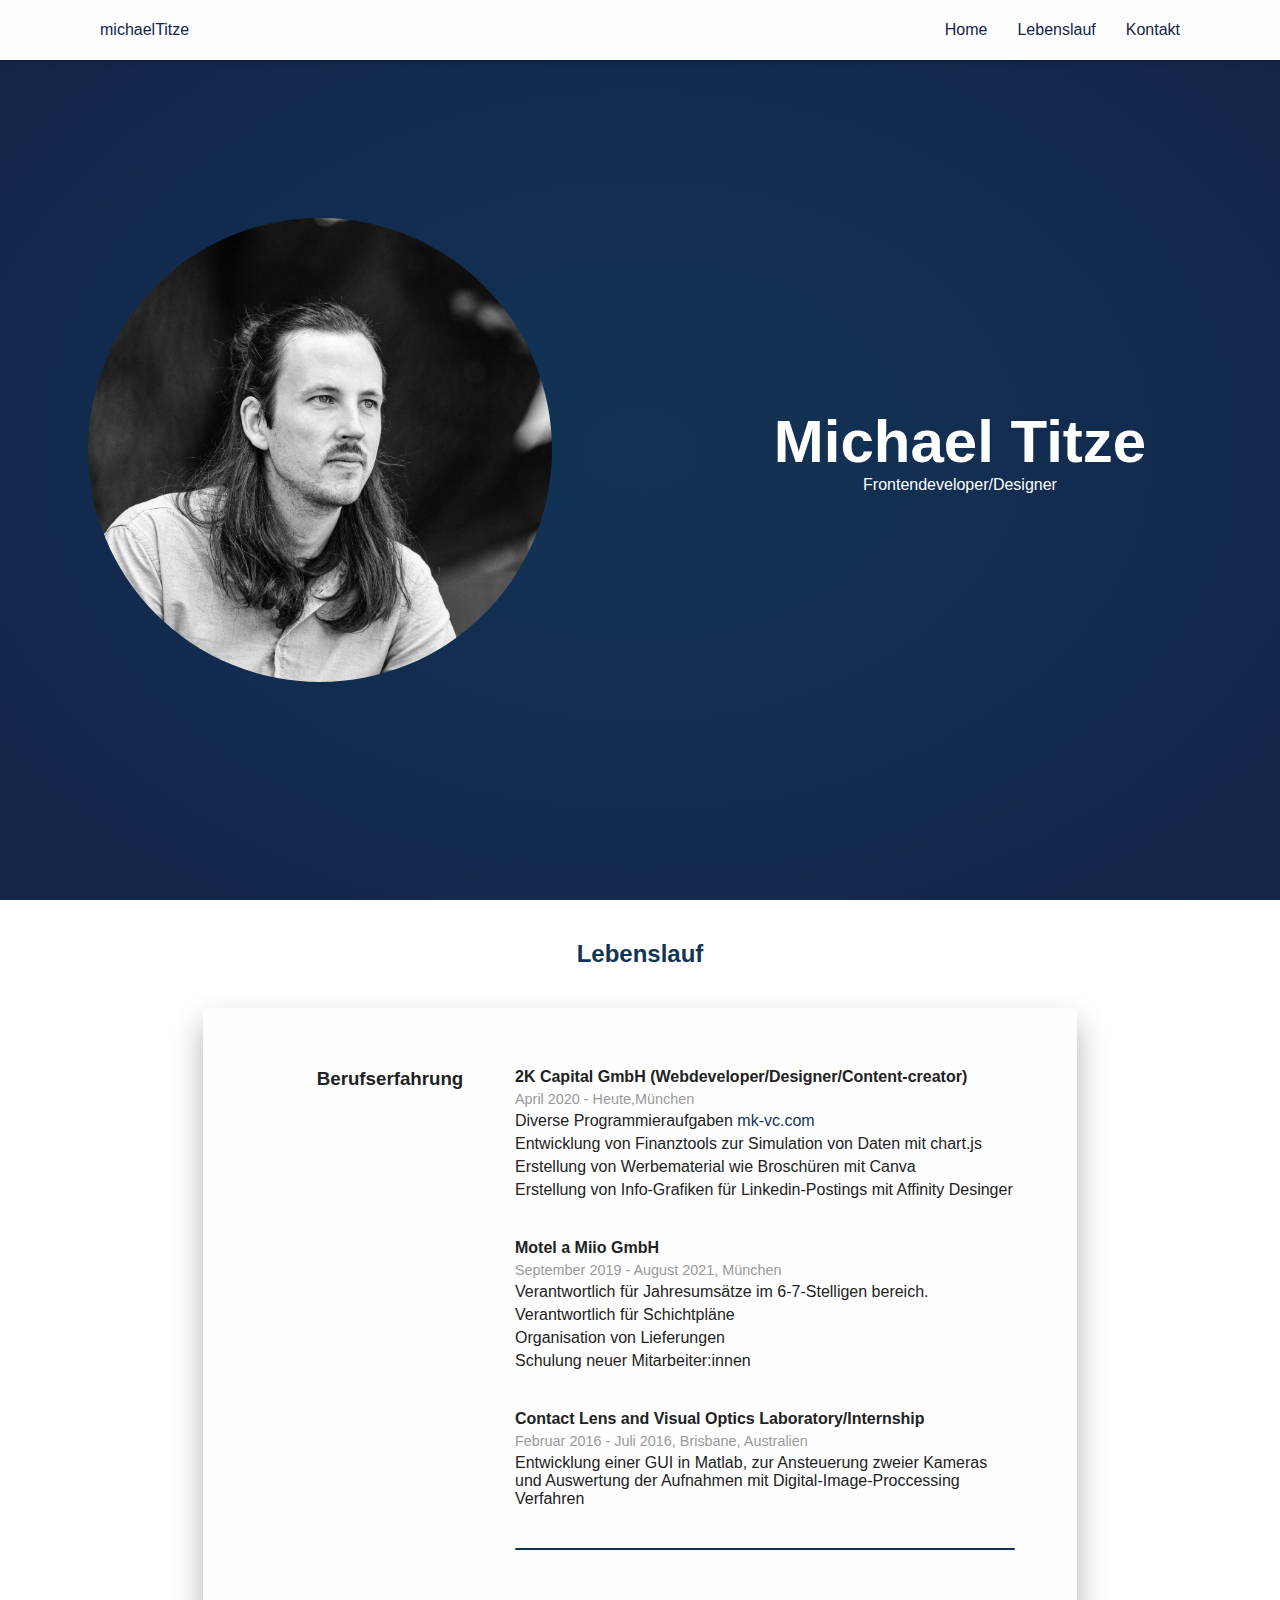
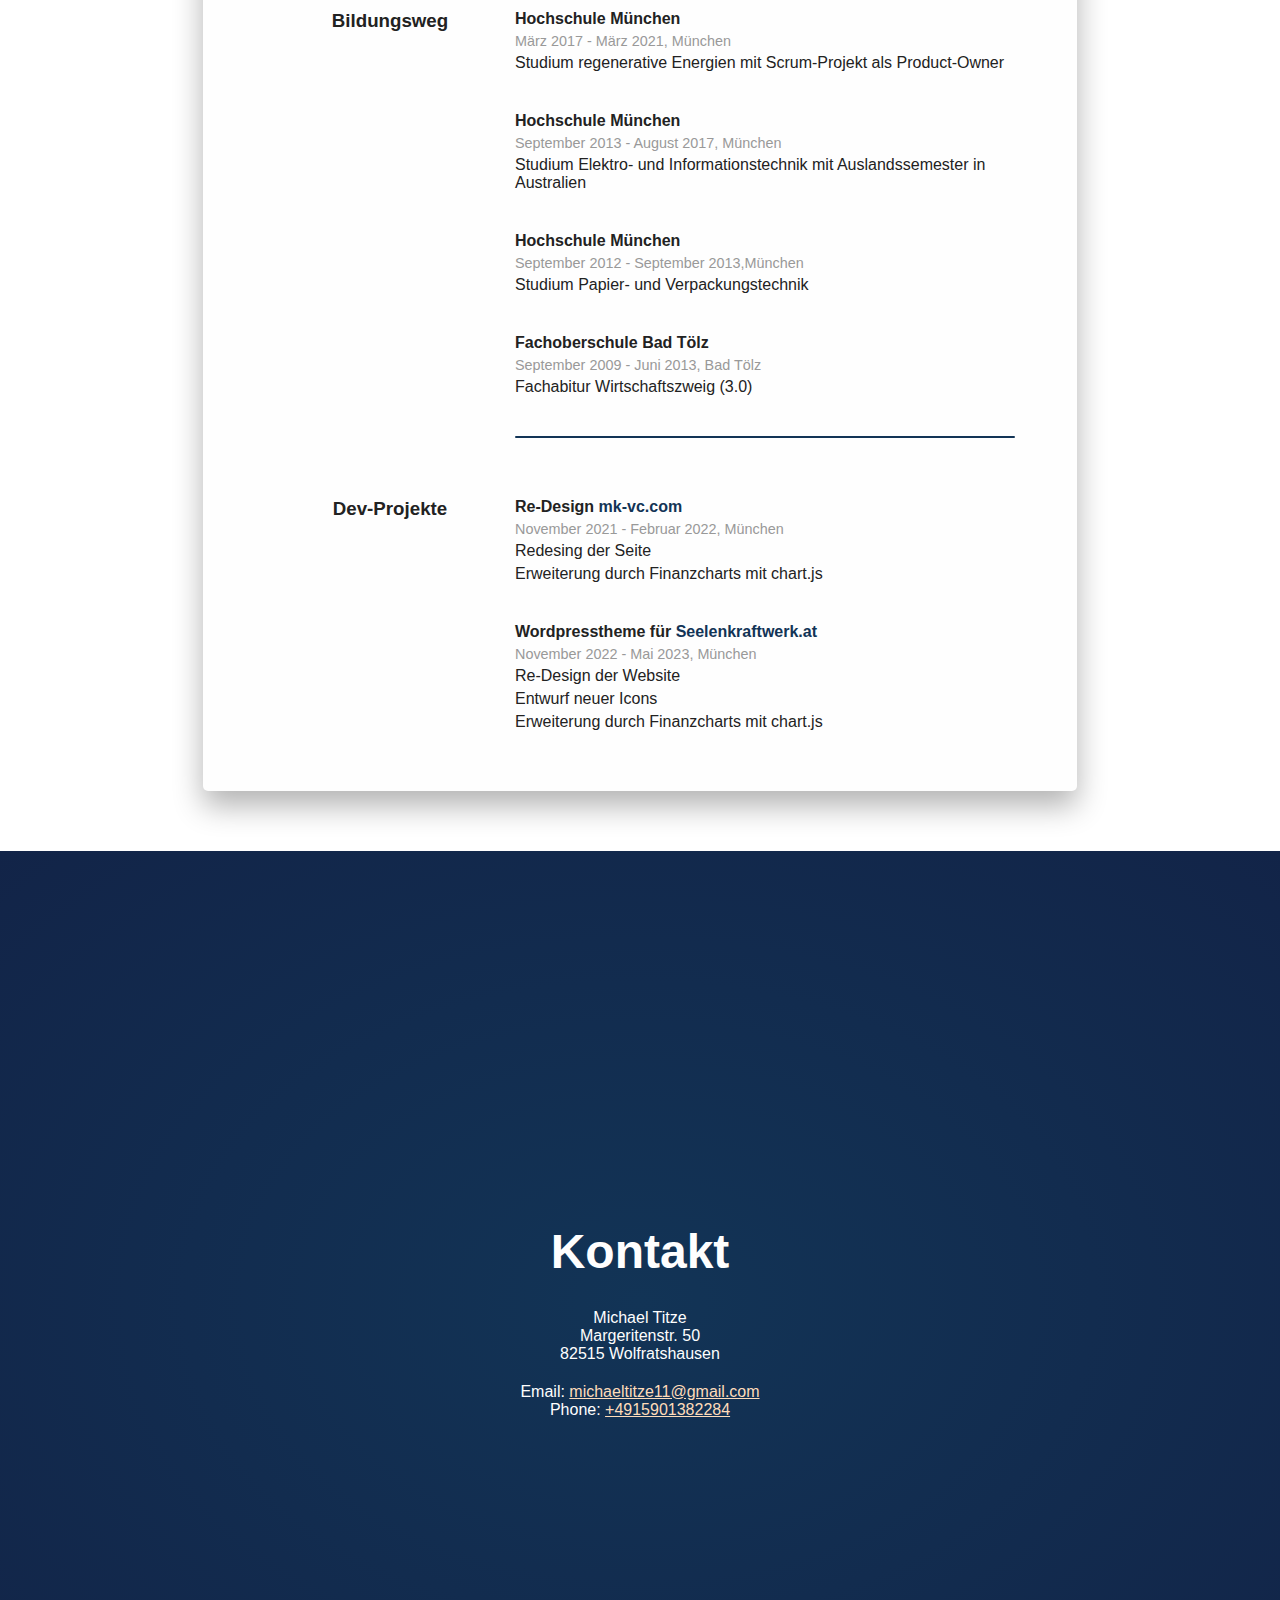
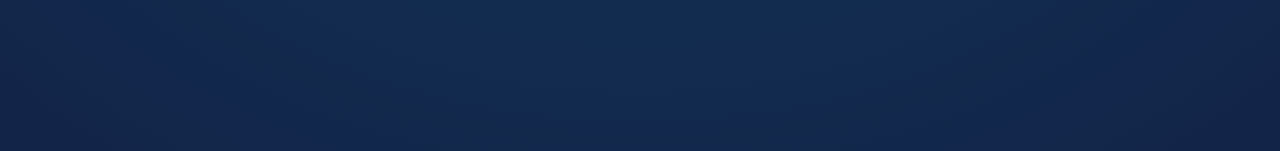
<file: index.html>
<!DOCTYPE html>
<html lang="de">
<head>
    <meta charset="UTF-8">
    <meta http-equiv="X-UA-Compatible" content="IE=edge">
    <meta name="viewport" content="width=device-width, initial-scale=1.0">
    <title>Michaels Github Page</title>
    <link rel="stylesheet" href="style.css">

</head>
<body>
    <script src="renderMenu.js"></script>

    
    <section class="welcome__section">
        <div class="welcome__wrapper" id="Home">
        <div class="image__container">
            <img class="foto__michael" src="/img/michi-compressed.jpg" alt="Foto of Michael Titze"/>
        </div>
        <div class="headline__section">
            <h1>Michael Titze</h1>
            <p>Frontendeveloper/Designer</p>
        </div>
        </div>
       </section>
    <section class="lebenslauf__section" id="Lebenslauf">
        <h2 class="lebenslauf__headline">Lebenslauf</h2>
        <div class="lebenslauf__sheet">
            <div class="category__wrapper">
                <div class="category__title-container">
                    <h3 class="category__title">Berufserfahrung</h3>
                </div>
                <div class="info__container">
                    <div class="info__section">
                        <h4 class="info__title">2K Capital GmbH (Webdeveloper/Designer/Content-creator)</h4>
                        <p class="info__date">April 2020 - Heute,München</p>
                        <p class="info__description">Diverse Programmieraufgaben <a href="https://mk-vc.com">mk-vc.com</a></p>
                        <p class="info__description">Entwicklung von Finanztools zur Simulation von Daten mit chart.js</p>
                        <p class="info__description">Erstellung von Werbematerial wie Broschüren mit Canva</p>
                        <p class="info__description">Erstellung von Info-Grafiken für Linkedin-Postings mit Affinity Desinger</p>
                    </div>
                    <div class="info__section">
                        <h4 class="info__title">Motel a Miio GmbH</h4>
                        <p class="info__date">September 2019 - August 2021, München</p>
                        <p class="info__description">Verantwortlich für Jahresumsätze im 6-7-Stelligen bereich.</p>
                        <p class="info__description">Verantwortlich für Schichtpläne</p>
                        <p class="info__description">Organisation von Lieferungen</p>
                        <p class="info__description">Schulung neuer Mitarbeiter:innen</p>
                    </div>
                    <div class="info__section">
                        <h4 class="info__title">Contact Lens and Visual Optics Laboratory/Internship</h4>
                        <p class="info__date">Februar 2016 - Juli 2016, Brisbane, Australien</p>
                        <p class="info__description">Entwicklung einer GUI in Matlab, zur Ansteuerung zweier Kameras und Auswertung der Aufnahmen mit Digital-Image-Proccessing Verfahren</p>
                    </div>
                    <div class="divider"></div>
                </div>
            </div>

            <div class="category__wrapper">
                <div class="category__title-container">
                    <h3 class="category__title">Bildungsweg</h3>
                </div>
                <div class="info__container">
                    <div class="info__section">
                        <h4 class="info__title">Hochschule München</h4>
                        <p class="info__date">März 2017 - März 2021, München</p>
                        <p class="info__description">Studium regenerative Energien mit Scrum-Projekt als Product-Owner</p>
                    </div>
                    <div class="info__section">
                        <h4 class="info__title">Hochschule München</h4>
                        <p class="info__date">September 2013 - August 2017, München</p>
                        <p class="info__description">Studium Elektro- und Informationstechnik mit Auslandssemester in Australien</p>
                    </div>
                    <div class="info__section">
                        <h4 class="info__title">Hochschule München</h4>
                        <p class="info__date">September 2012 - September 2013,München</p>
                        <p class="info__description">Studium Papier- und Verpackungstechnik</p>

                    </div>
                    <div class="info__section">
                        <h4 class="info__title">Fachoberschule Bad Tölz</h4>
                        <p class="info__date">September 2009 - Juni 2013, Bad Tölz</p>
                        <p class="info__description">Fachabitur Wirtschaftszweig (3.0)</p>

                    </div>
                    <div class="divider"></div>
                </div>
            </div>
            <div class="category__wrapper">
                <div class="category__title-container">
                    <h3 class="category__title">Dev-Projekte
                    </h3>
                </div>
                <div class="info__container">
                    <div class="info__section">
                        <h4 class="info__title">Re-Design <a href="https://mk-vc.com" target="_blank">mk-vc.com</a></h4>
                        <p class="info__date">November 2021 - Februar 2022, München</p>
                        <p class="info__description">Redesing der Seite</p>
                        <p class="info__description">Erweiterung durch Finanzcharts mit chart.js</p>
                    </div>
                    <div class="info__section">
                        <h4 class="info__title">Wordpresstheme für <a href="https://seelenkraftwerk.at" target="_blank">Seelenkraftwerk.at</a></h4>
                        <p class="info__date">November 2022 - Mai 2023, München</p>
                        <p class="info__description">Re-Design der Website</p>
                        <p class="info__description">Entwurf neuer Icons</p>
                        <p class="info__description">Erweiterung durch Finanzcharts mit chart.js</p>
                    </div>

                </div>
            </div>
 

        </div>
    </section>
    <section class="kontakt__section" id="Kontakt">
        <div class="kontakt__box">
        <h2 class="kontakt__title">Kontakt</h2>
        <div class="adress__box">
        <p>Michael Titze</p>
        <p>Margeritenstr. 50</p>
        <p>82515 Wolfratshausen</p>
        </div>
        <p><span>Email: </span> <a class="email__link" href="mailto:michaeltitze11@gmail.com">michaeltitze11@gmail.com </a></p>
        <p><span>Phone: </span><a class="phone__link" href="tel:+4915901382284">+4915901382284</a></p>
        </div>

    </section>


    <script src="scrollEffects.js"></script>
</body>
</html>
</file>
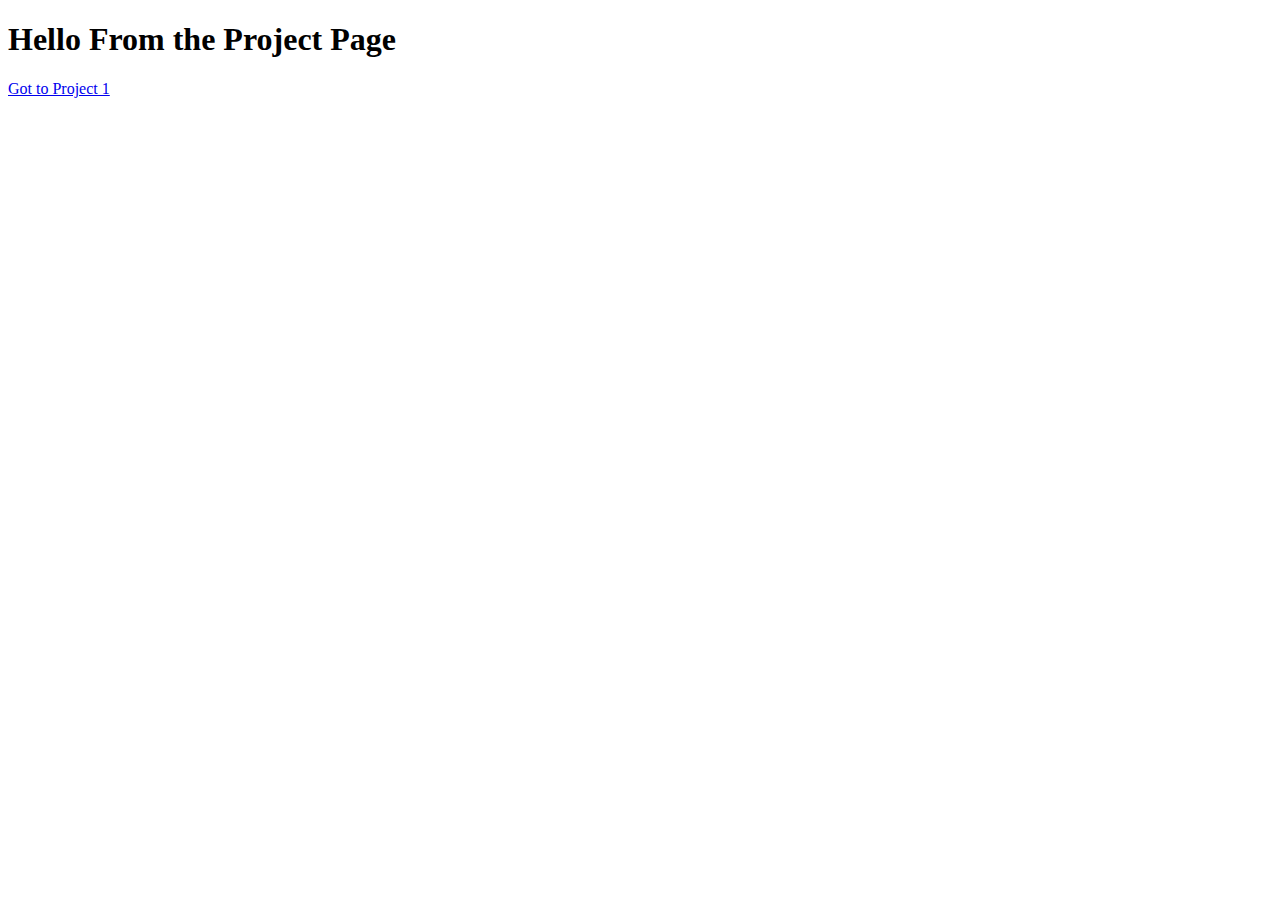
<file: projects/index.html>
<!DOCTYPE html>
<html lang="en">
<head>
    <meta charset="UTF-8">
    <meta http-equiv="X-UA-Compatible" content="IE=edge">
    <meta name="viewport" content="width=device-width, initial-scale=1.0">
    
    <title>Project Page</title>
</head>
<body>

    <h1>Hello From the Project Page</h1>
    <a href="project1.html">Got to Project 1</a>
    
</body>
</html>
</file>
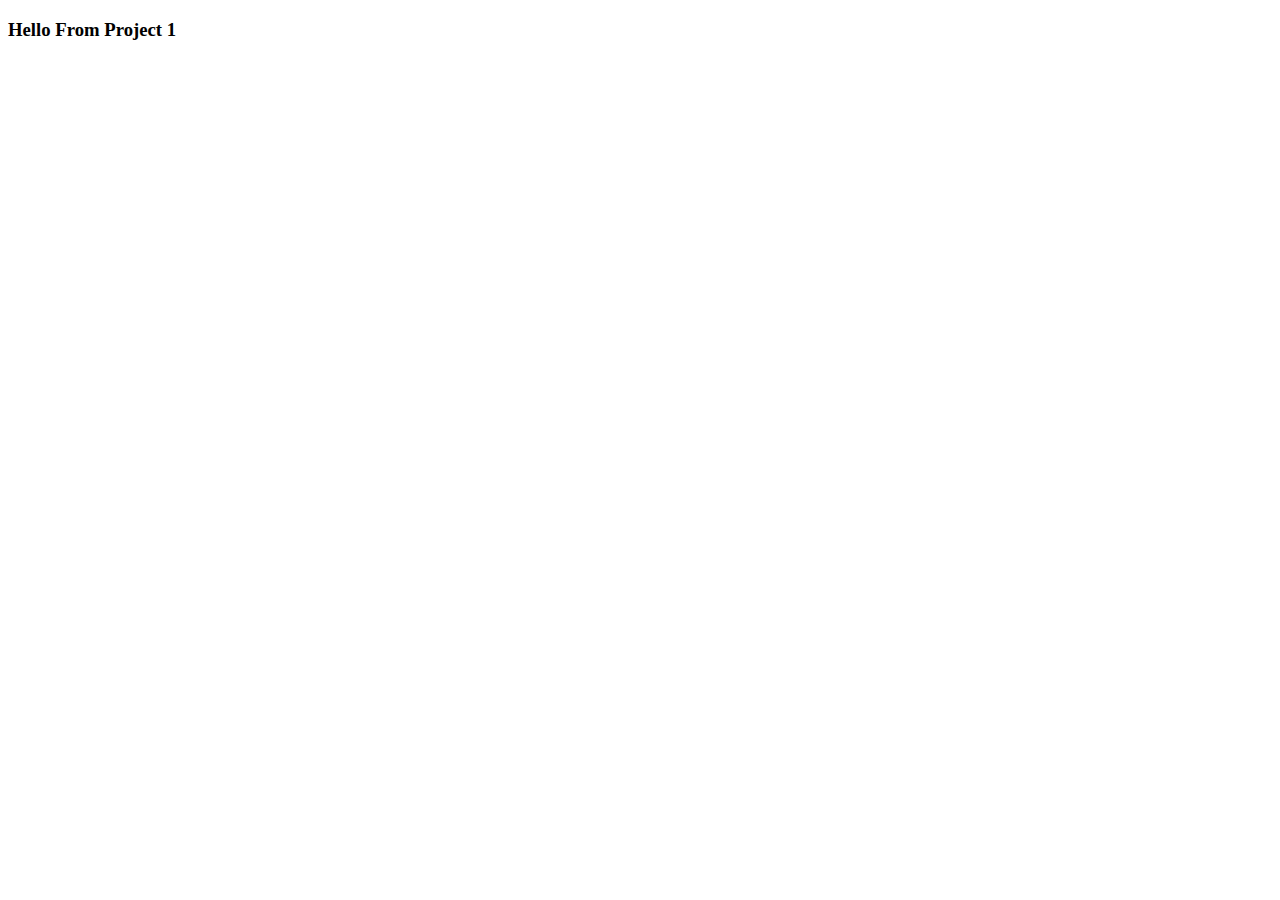
<file: projects/project1.html>
<!DOCTYPE html>
<html lang="en">
<head>
    <meta charset="UTF-8">
    <meta http-equiv="X-UA-Compatible" content="IE=edge">
    <meta name="viewport" content="width=device-width, initial-scale=1.0">
    <title>Document</title>
</head>
<body>
    <h3>Hello From Project 1</h3>
</body>
</html>
</file>
<file: style.css>
@import url('css/welcome.css');
@import url('css/lebenslauf.css');
@import url('css/kontakt.css');
*{
    margin: 0;
    padding: 0;
    box-sizing: border-box;
    scroll-behavior: smooth;
    font-family: 'Helvetica', sans-serif;
}



:root{
    --nav-text-color: #123456;
    --background-main: #fefefe;
    --background-second: #123456;
    --primary-color: #123456;
    --secondary-color: #fedcba;
}

/* ----- General ------- */



section{
    background: transparent;



}


.li-active{
    background-color: #122448;
    color: white;
}


/* ------ Heading ------ */

header{
    position: fixed;
    width: 100%;
    box-shadow: rgba(0,0,0,0.3) 0 0 2px, rgba(0,0,0,0.3) 0 0 6px;
    z-index: 30;
}
.nav-bar{
    background-color: var(--background-main);
    color: var(--nav-text-color);
    height: 60px;
    display: flex;
    justify-content: space-between;
    align-items: center;
    padding: 0 100px;
    transition: all 0.5s ease-in-out;
}

.nav-bar {
    list-style: none;
    text-decoration: none;

}

.nav-bar ul{
    display: flex;
    align-items: center;
    gap: 30px;
    height: 100%;
    list-style: none;


}

.nav-bar a{
    text-align: center;
    text-decoration: none;
    color:#122448;
}


.menu li{
    display: flex;
    align-items: center;
    text-align: center;
    height: 50px;
}

menu.li:hover, menu.li:hover > a{
    background-color: #122448 !important;
    color: white;
}



/* ------ Menu Toggle * ---- */

.menu-toggle{
    width: 30px;
    height: 20px;
    display: none;
    flex-direction: column;
    justify-content: space-between;
    align-items: center;
    cursor: pointer;

}

.line{
    width: 100%;
    height: 3px;
    background-color: #123456;
    border-radius: 2px;
    transition: all 0.5s ease-in-out;

}

@media screen and (max-width: 700px) {

    .menu-toggle{
        display: flex;
    }

    .nav-bar ul{
        display: none;
    }

    .menu li{
        width: 100%;
        height: 50px;
        text-align: center;
        justify-content: center;
    }

    .menu a{
        color: white;
        transition: 0.5s ease-in-out;
        height: 100%;
    }
    .nav-bar{
        padding: 0 30px;
    }
    
    .menu.active{
        position: absolute;
        top: 60px;
        left: 0;
        background: linear-gradient(#123456,#122448);
        z-index: 100;
        display: flex;
        flex-direction: column;
        justify-content: space-between;
        height: 200px !important;
        width: 100%;
        text-align: center !important;
        padding-bottom: 40px !important;
        transition: all 0.2s ease-in-out;
        animation-delay: 500ms;
    }

    .nav-bar.active{
        background-color: #123456;
        color: white !important;
    }

    .line.active{
        background-color: white;
    }

    li a:hover{
       transform: scale(1.1);
    }

}


/* ------- SVG -------- */

#blob2{
    position: absolute;
    left: 1000px;
}


/* ----------- DIVIDER ---------- */

.divider{

    width: 100%;
    height: 2px;
    background-color: var(--primary-color);
    border-radius: 1px;
    margin: 0 auto;
    margin-bottom: 20px;
}
</file>
